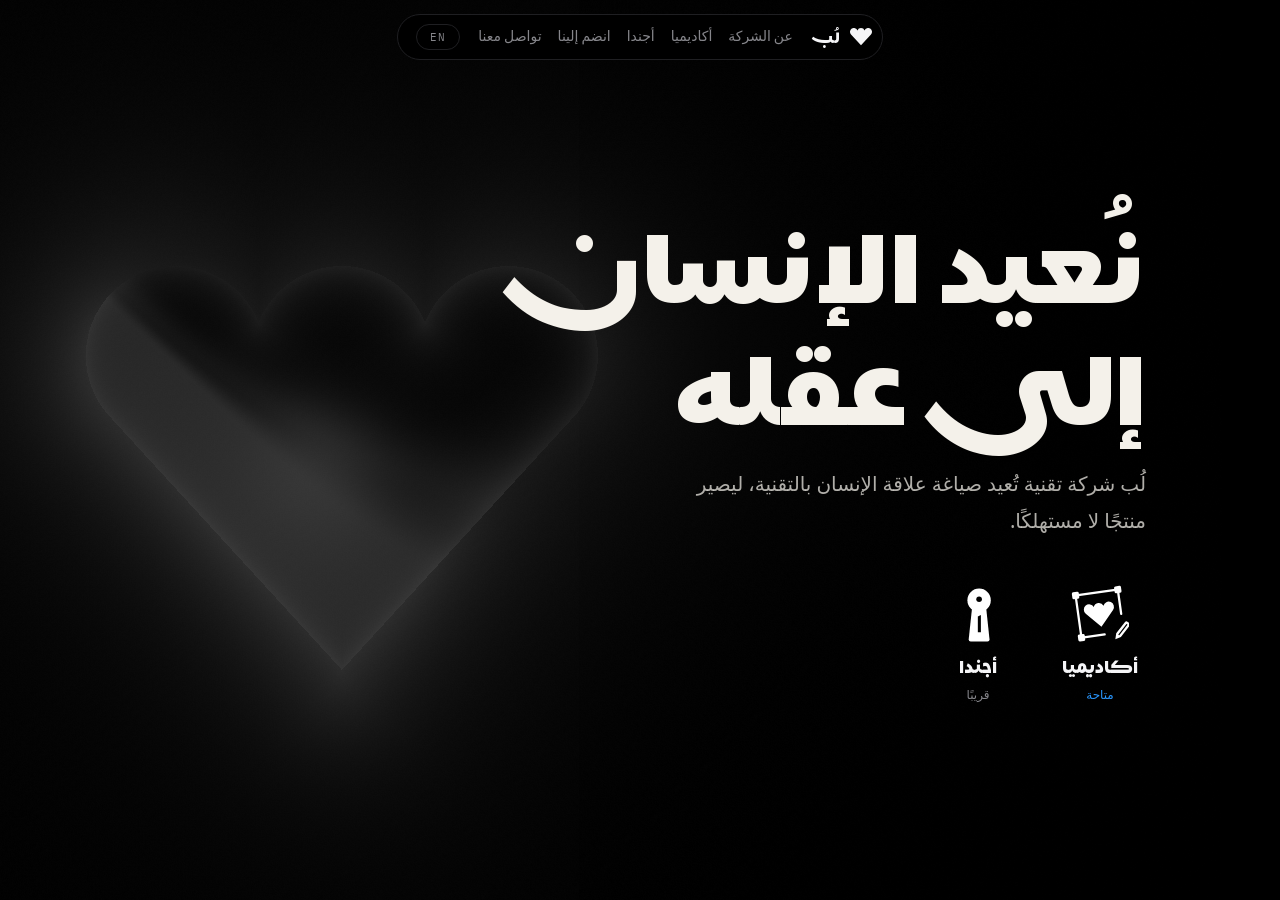
<file: index.html>
<!doctype html>
<html lang="ar" dir="rtl">
<head>
<meta charset="utf-8">
<meta name="viewport" content="width=device-width, initial-scale=1">
<title>لُب — LOBE</title>
<meta name="description" content="لُب شركة تقنية سعودية. نُعيد الإنسان إلى عقله، ونُعيد صياغة علاقته بالتقنية ليصير منتجًا لا مستهلكًا.">
<link rel="icon" href="favicon.svg" type="image/svg+xml">
<link rel="stylesheet" href="assets/site.css">
</head>
<body data-page="home" data-title="لُب — LOBE" data-title-en="LOBE — لُب">

<header id="top"></header>

<main class="one">
  <!-- صفحة واحدة بلا تمرير: وصف الشركة السريع، وأيقونات منتجاتها -->
  <div class="hero-dark full">
    <canvas id="gl" aria-hidden="true"></canvas>
    <div class="wrap hero">
      <div>
        <h1 data-lines="نُعيد الإنسان|إلى عقله" data-lines-en="We return people|to their mind"></h1>
        <p class="lead" data-en="LOBE is a technology company that reshapes people's relationship with technology, so they become producers, not consumers.">لُب شركة تقنية تُعيد صياغة علاقة الإنسان بالتقنية، ليصير منتجًا لا مستهلكًا.</p>
        <nav class="apps" aria-label="منتجاتنا">
          <a class="app" href="academia.html">
            <span class="icon academia" data-mark="academia"></span>
            <span class="nm" data-en="Academia">أكاديميا</span>
            <span class="st live" data-en="Live">متاحة</span>
          </a>
          <a class="app" href="agenda.html">
            <span class="icon agenda" data-mark="agenda"></span>
            <span class="nm" data-en="Agenda">أجندا</span>
            <span class="st" data-en="Soon">قريبًا</span>
          </a>
        </nav>
      </div>
    </div>
  </div>
</main>


<script src="assets/site.js"></script>
<script src="assets/plate.js"></script>
</body>
</html>
</file>
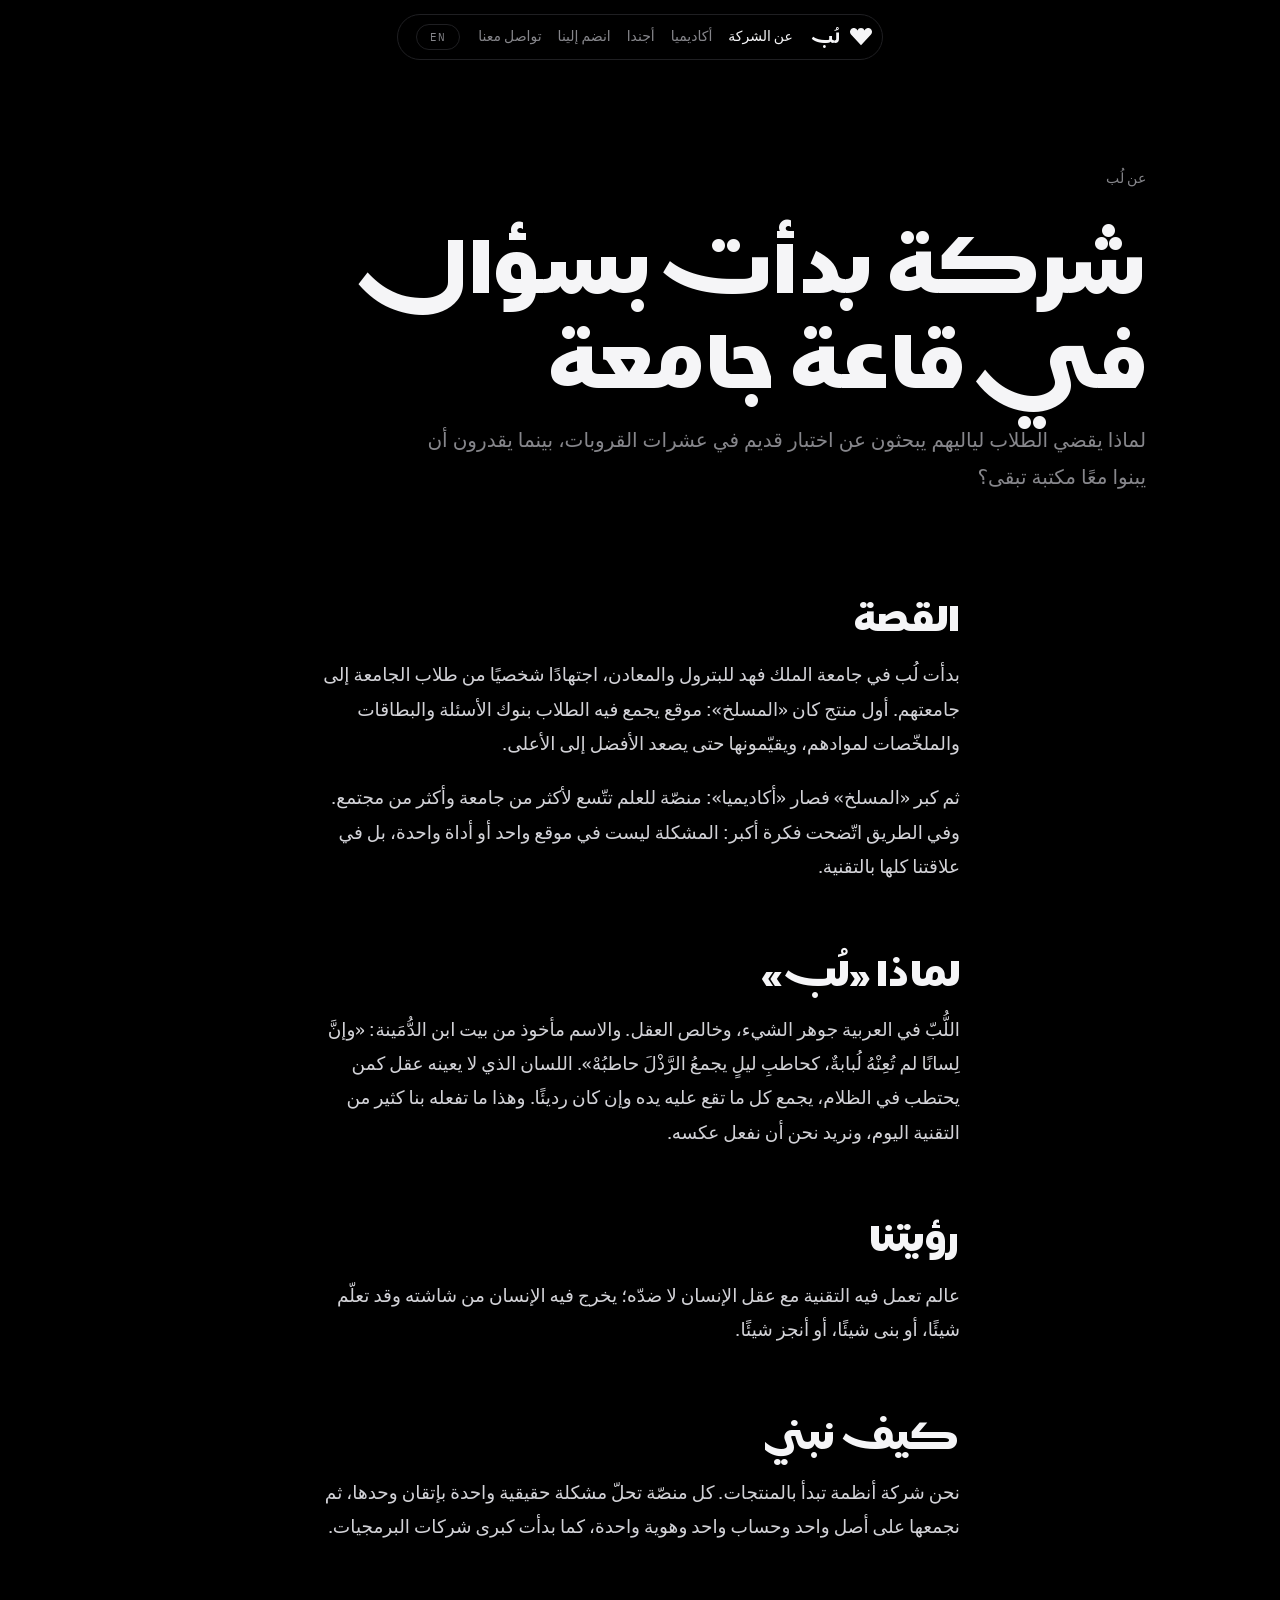
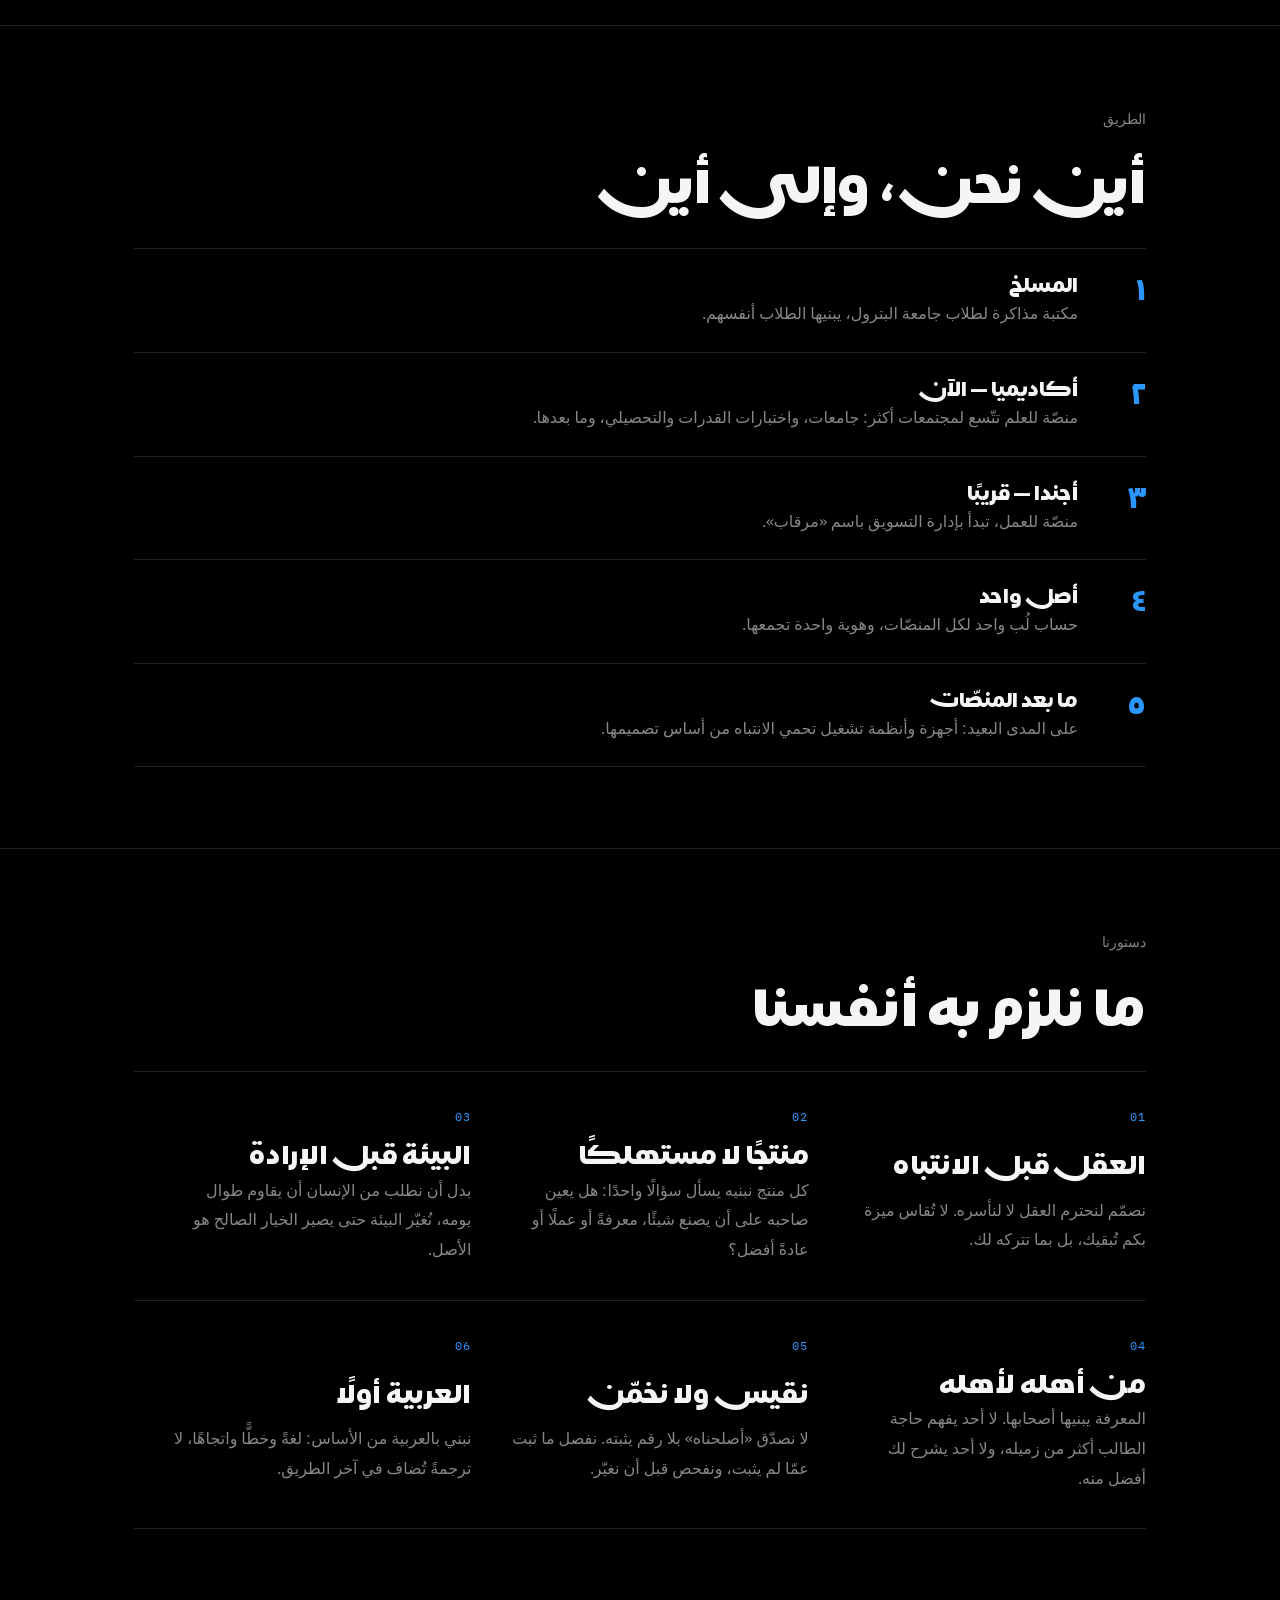
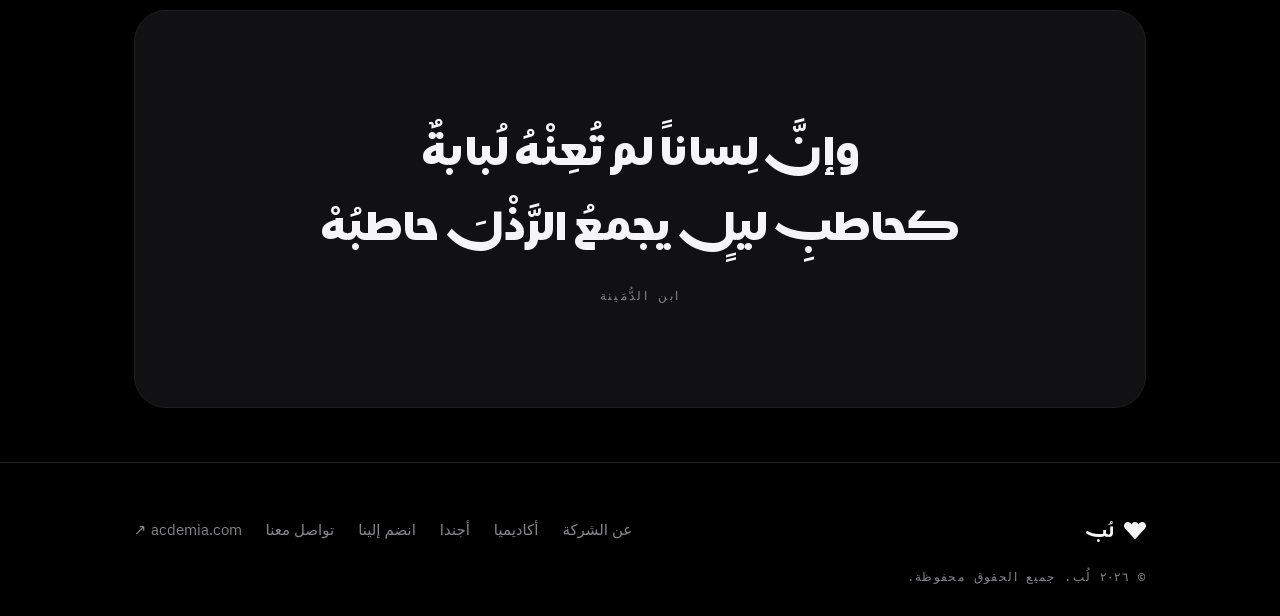
<file: about.html>
<!doctype html>
<html lang="ar" dir="rtl">
<head>
<meta charset="utf-8">
<meta name="viewport" content="width=device-width, initial-scale=1">
<title>عن الشركة — لُب</title>
<meta name="description" content="قصة لُب ورؤيتها: شركة تقنية تُعيد الإنسان إلى عقله.">
<link rel="icon" href="favicon.svg" type="image/svg+xml">
<link rel="stylesheet" href="assets/site.css">
</head>
<body data-page="about" data-title="عن الشركة — لُب" data-title-en="About — LOBE">
<header id="top"></header>

<main>
  <div class="wrap page-hero">
    <span class="eyebrow ar" data-en="ABOUT LOBE">عن لُب</span>
    <h1 data-en="A company that started with a question in a university hall">شركة بدأت بسؤال في قاعة جامعة</h1>
    <p class="lead" data-en="Why do students spend nights hunting for an old exam in a dozen group chats, when they could be building a shared library that lasts?">لماذا يقضي الطلاب لياليهم يبحثون عن اختبار قديم في عشرات القروبات، بينما يقدرون أن يبنوا معًا مكتبة تبقى؟</p>
  </div>

  <section style="padding-top:0;border-top:0">
    <div class="wrap prose">
      <h2 data-en="The story">القصة</h2>
      <p data-en="LOBE began at King Fahd University of Petroleum and Minerals, as a personal effort by students for their university. The first product was Al-Maslakh: a site where students gather question banks, flashcards and summaries for their courses, and rate them so that the best rises to the top.">بدأت لُب في جامعة الملك فهد للبترول والمعادن، اجتهادًا شخصيًا من طلاب الجامعة إلى جامعتهم. أول منتج كان «المسلخ»: موقع يجمع فيه الطلاب بنوك الأسئلة والبطاقات والملخّصات لموادهم، ويقيّمونها حتى يصعد الأفضل إلى الأعلى.</p>
      <p data-en="Al-Maslakh grew into Academia, a platform for knowledge with room for more than one university and more than one community. And along the way a larger idea took shape: the problem is not one site or one tool, but our whole relationship with technology.">ثم كبر «المسلخ» فصار «أكاديميا»: منصّة للعلم تتّسع لأكثر من جامعة وأكثر من مجتمع. وفي الطريق اتّضحت فكرة أكبر: المشكلة ليست في موقع واحد أو أداة واحدة، بل في علاقتنا كلها بالتقنية.</p>

      <h2 data-en="Why “LOBE”">لماذا «لُب»</h2>
      <p data-en="Lubb in Arabic is the kernel of a thing and the essence of the mind. The name comes from a verse by Ibn al-Dumayna: a tongue unaided by the mind is like someone gathering firewood at night, hauling home whatever comes to hand, worthless or not. That is what a great deal of today's technology does to us. We want to do the opposite.">اللُّبّ في العربية جوهر الشيء، وخالص العقل. والاسم مأخوذ من بيت ابن الدُّمَينة: «وإنَّ لِسانًا لم تُعِنْهُ لُبابةٌ، كحاطبِ ليلٍ يجمعُ الرَّذْلَ حاطبُهْ». اللسان الذي لا يعينه عقل كمن يحتطب في الظلام، يجمع كل ما تقع عليه يده وإن كان رديئًا. وهذا ما تفعله بنا كثير من التقنية اليوم، ونريد نحن أن نفعل عكسه.</p>

      <h2 data-en="Our vision">رؤيتنا</h2>
      <p data-en="A world where technology works with the human mind, not against it — where people come away from their screens having learned, built or finished something.">عالم تعمل فيه التقنية مع عقل الإنسان لا ضدّه؛ يخرج فيه الإنسان من شاشته وقد تعلّم شيئًا، أو بنى شيئًا، أو أنجز شيئًا.</p>

      <h2 data-en="How we build">كيف نبني</h2>
      <p data-en="We are a systems company that starts with products. Each platform solves one real problem well on its own; then we bring them together on one root, one account and one identity — the way the great software companies began.">نحن شركة أنظمة تبدأ بالمنتجات. كل منصّة تحلّ مشكلة حقيقية واحدة بإتقان وحدها، ثم نجمعها على أصل واحد وحساب واحد وهوية واحدة، كما بدأت كبرى شركات البرمجيات.</p>
    </div>
  </section>

  <section>
    <div class="wrap">
      <div class="sec-head">
        <span class="eyebrow ar" data-en="THE ROAD">الطريق</span>
        <h2 data-en="Where we are, and where we are going">أين نحن، وإلى أين</h2>
      </div>
      <ol class="steps">
        <li><div><h3 data-en="Al-Maslakh">المسلخ</h3><p data-en="A study library for KFUPM students, built by the students themselves.">مكتبة مذاكرة لطلاب جامعة البترول، يبنيها الطلاب أنفسهم.</p></div></li>
        <li><div><h3 data-en="Academia — now">أكاديميا — الآن</h3><p data-en="A platform for knowledge open to more communities: universities, aptitude tests, and beyond.">منصّة للعلم تتّسع لمجتمعات أكثر: جامعات، واختبارات القدرات والتحصيلي، وما بعدها.</p></div></li>
        <li><div><h3 data-en="Agenda — next">أجندا — قريبًا</h3><p data-en="A platform for work, beginning with marketing management under the name Mrqab.">منصّة للعمل، تبدأ بإدارة التسويق باسم «مرقاب».</p></div></li>
        <li><div><h3 data-en="One root">أصل واحد</h3><p data-en="One LOBE account across every platform, and one identity that ties them together.">حساب لُب واحد لكل المنصّات، وهوية واحدة تجمعها.</p></div></li>
        <li><div><h3 data-en="Beyond platforms">ما بعد المنصّات</h3><p data-en="In the long run: devices and operating systems that protect attention by design.">على المدى البعيد: أجهزة وأنظمة تشغيل تحمي الانتباه من أساس تصميمها.</p></div></li>
      </ol>
    </div>
  </section>

  <!-- ٥ · الدستور -->
  <section id="values">
    <div class="wrap">
      <div class="sec-head">
        <span class="eyebrow ar" data-en="OUR CONSTITUTION">دستورنا</span>
        <h2 data-en="What we hold ourselves to">ما نلزم به أنفسنا</h2>
      </div>
      <ol class="values">
        <li><span class="n">01</span><h3 data-en="The mind before attention">العقل قبل الانتباه</h3>
          <p data-en="We design to respect the mind, not to capture it. No feature is measured by how long it keeps you, but by what it leaves you with.">نصمّم لنحترم العقل لا لنأسره. لا تُقاس ميزة بكم تُبقيك، بل بما تتركه لك.</p></li>
        <li><span class="n">02</span><h3 data-en="Producers, not consumers">منتجًا لا مستهلكًا</h3>
          <p data-en="Every product asks one question: does it help its user make something — knowledge, work, or a better habit?">كل منتج نبنيه يسأل سؤالًا واحدًا: هل يعين صاحبه على أن يصنع شيئًا، معرفةً أو عملًا أو عادةً أفضل؟</p></li>
        <li><span class="n">03</span><h3 data-en="Environment over willpower">البيئة قبل الإرادة</h3>
          <p data-en="Rather than asking people to resist all day, we change the environment so that the good choice is the default.">بدل أن نطلب من الإنسان أن يقاوم طوال يومه، نُغيّر البيئة حتى يصير الخيار الصالح هو الأصل.</p></li>
        <li><span class="n">04</span><h3 data-en="From its people, for its people">من أهله لأهله</h3>
          <p data-en="Knowledge is best built by those who live it. Nobody understands a student's need better than a fellow student.">المعرفة يبنيها أصحابها. لا أحد يفهم حاجة الطالب أكثر من زميله، ولا أحد يشرح لك أفضل منه.</p></li>
        <li><span class="n">05</span><h3 data-en="Measure, don't guess">نقيس ولا نخمّن</h3>
          <p data-en="A fix is not a fix until a number proves it. We separate what is proven from what is assumed, and test before we change.">لا نصدّق «أصلحناه» بلا رقم يثبته. نفصل ما ثبت عمّا لم يثبت، ونفحص قبل أن نغيّر.</p></li>
        <li><span class="n">06</span><h3 data-en="Arabic first">العربية أولًا</h3>
          <p data-en="We build in Arabic from the start — in language, type and direction — not as a translation added later.">نبني بالعربية من الأساس: لغةً وخطًّا واتجاهًا، لا ترجمةً تُضاف في آخر الطريق.</p></li>
      </ol>
    </div>
  </section>

  <!-- ٦ · البيت -->
  <div class="wrap">
    <div class="verse">
      <p class="bayt" data-lines="وإنَّ لِساناً لم تُعِنْهُ لُبابةٌ|كحاطبِ ليلٍ يجمعُ الرَّذْلَ حاطبُهْ" data-lines-en="وإنَّ لِساناً لم تُعِنْهُ لُبابةٌ|كحاطبِ ليلٍ يجمعُ الرَّذْلَ حاطبُهْ"></p>
      <p class="gloss" data-only="en" hidden>A tongue unaided by <em>lubāba</em> — the kernel of the mind — gathers firewood by night, and hauls home whatever is worthless.</p>
      <cite data-en="IBN AL-DUMAYNA">ابن الدُّمَينة</cite>
    </div>
  </div>

</main>

<footer id="foot"></footer>
<script src="assets/site.js"></script>
</body>
</html>
</file>
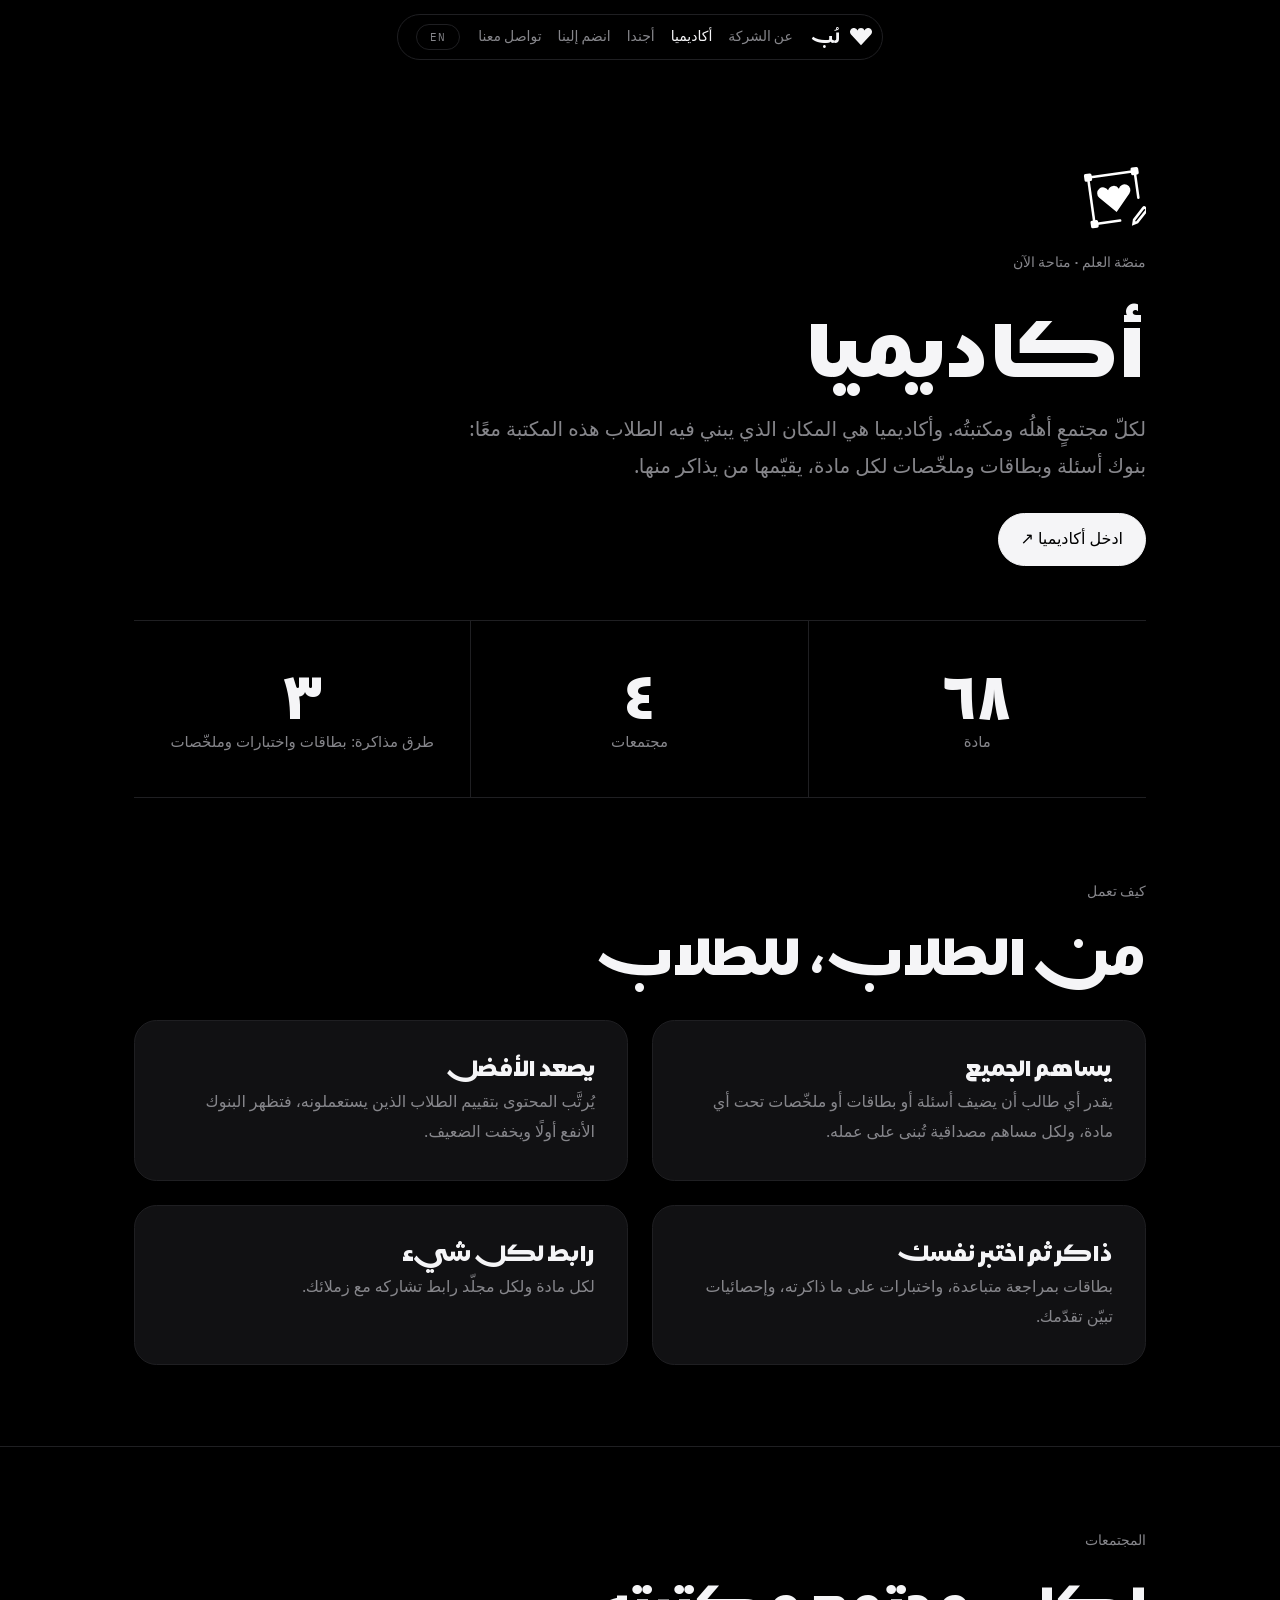
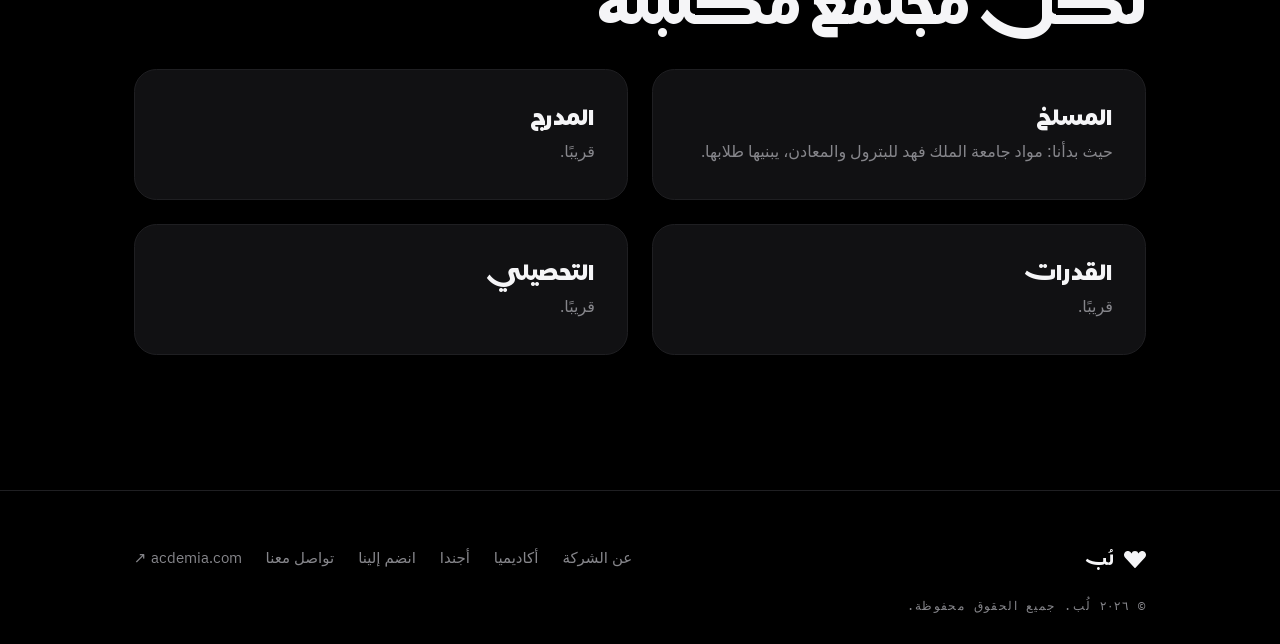
<file: academia.html>
<!doctype html>
<html lang="ar" dir="rtl">
<head>
<meta charset="utf-8">
<meta name="viewport" content="width=device-width, initial-scale=1">
<title>أكاديميا — لُب</title>
<meta name="description" content="أكاديميا: منصّة العلم من لُب. مكتبة يبنيها الطلاب للطلاب.">
<link rel="icon" href="favicon.svg" type="image/svg+xml">
<link rel="stylesheet" href="assets/site.css">
</head>
<body data-page="academia" data-title="أكاديميا — لُب" data-title-en="Academia — LOBE">
<header id="top"></header>

<main>
  <div class="wrap page-hero">
    <div class="logo academia" data-mark="academia"></div>
    <span class="eyebrow ar" data-en="THE PLATFORM FOR KNOWLEDGE · LIVE">منصّة العلم · متاحة الآن</span>
    <h1 data-en="Academia">أكاديميا</h1>
    <p class="lead" data-en="Every community has its people and its library. Academia is where students build that library together: question banks, flashcards and summaries for every course, rated by the people who study from them.">لكلّ مجتمعٍ أهلُه ومكتبتُه. وأكاديميا هي المكان الذي يبني فيه الطلاب هذه المكتبة معًا: بنوك أسئلة وبطاقات وملخّصات لكل مادة، يقيّمها من يذاكر منها.</p>
    <div class="cta">
      <a class="btn solid" href="https://acdemia.com/" data-en="Open Academia ↗">ادخل أكاديميا ↗</a>
    </div>
  </div>

  <div class="wrap">
    <div class="stats">
      <div class="stat"><b data-en="68">٦٨</b><span data-en="Courses">مادة</span></div>
      <div class="stat"><b data-en="4">٤</b><span data-en="Communities">مجتمعات</span></div>
      <div class="stat"><b data-en="3">٣</b><span data-en="Ways to study: cards, tests, summaries">طرق مذاكرة: بطاقات واختبارات وملخّصات</span></div>
    </div>
  </div>

  <section>
    <div class="wrap">
      <div class="sec-head">
        <span class="eyebrow ar" data-en="HOW IT WORKS">كيف تعمل</span>
        <h2 data-en="From students, for students">من الطلاب، للطلاب</h2>
      </div>
      <div class="cols c2">
        <div class="box"><h3 data-en="Anyone can contribute">يساهم الجميع</h3><p data-en="Anyone can add questions, cards or summaries under any course, and each contributor builds a reputation on their work.">يقدر أي طالب أن يضيف أسئلة أو بطاقات أو ملخّصات تحت أي مادة، ولكل مساهم مصداقية تُبنى على عمله.</p></div>
        <div class="box"><h3 data-en="The best rises">يصعد الأفضل</h3><p data-en="Content is ranked by the students who use it, so the most useful banks surface first and weak ones fade.">يُرتَّب المحتوى بتقييم الطلاب الذين يستعملونه، فتظهر البنوك الأنفع أولًا ويخفت الضعيف.</p></div>
        <div class="box"><h3 data-en="Study, then test">ذاكر ثم اختبر نفسك</h3><p data-en="Flashcards with spaced review, practice tests on what you studied, and statistics that show your progress.">بطاقات بمراجعة متباعدة، واختبارات على ما ذاكرته، وإحصائيات تبيّن تقدّمك.</p></div>
        <div class="box"><h3 data-en="A link for everything">رابط لكل شيء</h3><p data-en="Every course and every folder has a link you can share with your classmates.">لكل مادة ولكل مجلّد رابط تشاركه مع زملائك.</p></div>
      </div>
    </div>
  </section>

  <section>
    <div class="wrap">
      <div class="sec-head">
        <span class="eyebrow ar" data-en="COMMUNITIES">المجتمعات</span>
        <h2 data-en="Every community has its own library">لكل مجتمع مكتبته</h2>
      </div>
      <div class="cols c2">
        <div class="box"><h3 data-en="Al-Maslakh">المسلخ</h3><p data-en="Where it started: KFUPM courses, built by its students.">حيث بدأنا: مواد جامعة الملك فهد للبترول والمعادن، يبنيها طلابها.</p></div>
        <div class="box"><h3 data-en="Al-Mudarraj">المدرج</h3><p data-en="Coming soon.">قريبًا.</p></div>
        <div class="box"><h3 data-en="Qudurat">القدرات</h3><p data-en="Coming soon.">قريبًا.</p></div>
        <div class="box"><h3 data-en="Tahsili">التحصيلي</h3><p data-en="Coming soon.">قريبًا.</p></div>
      </div>
    </div>
  </section>
</main>

<footer id="foot"></footer>
<script src="assets/site.js"></script>
</body>
</html>
</file>
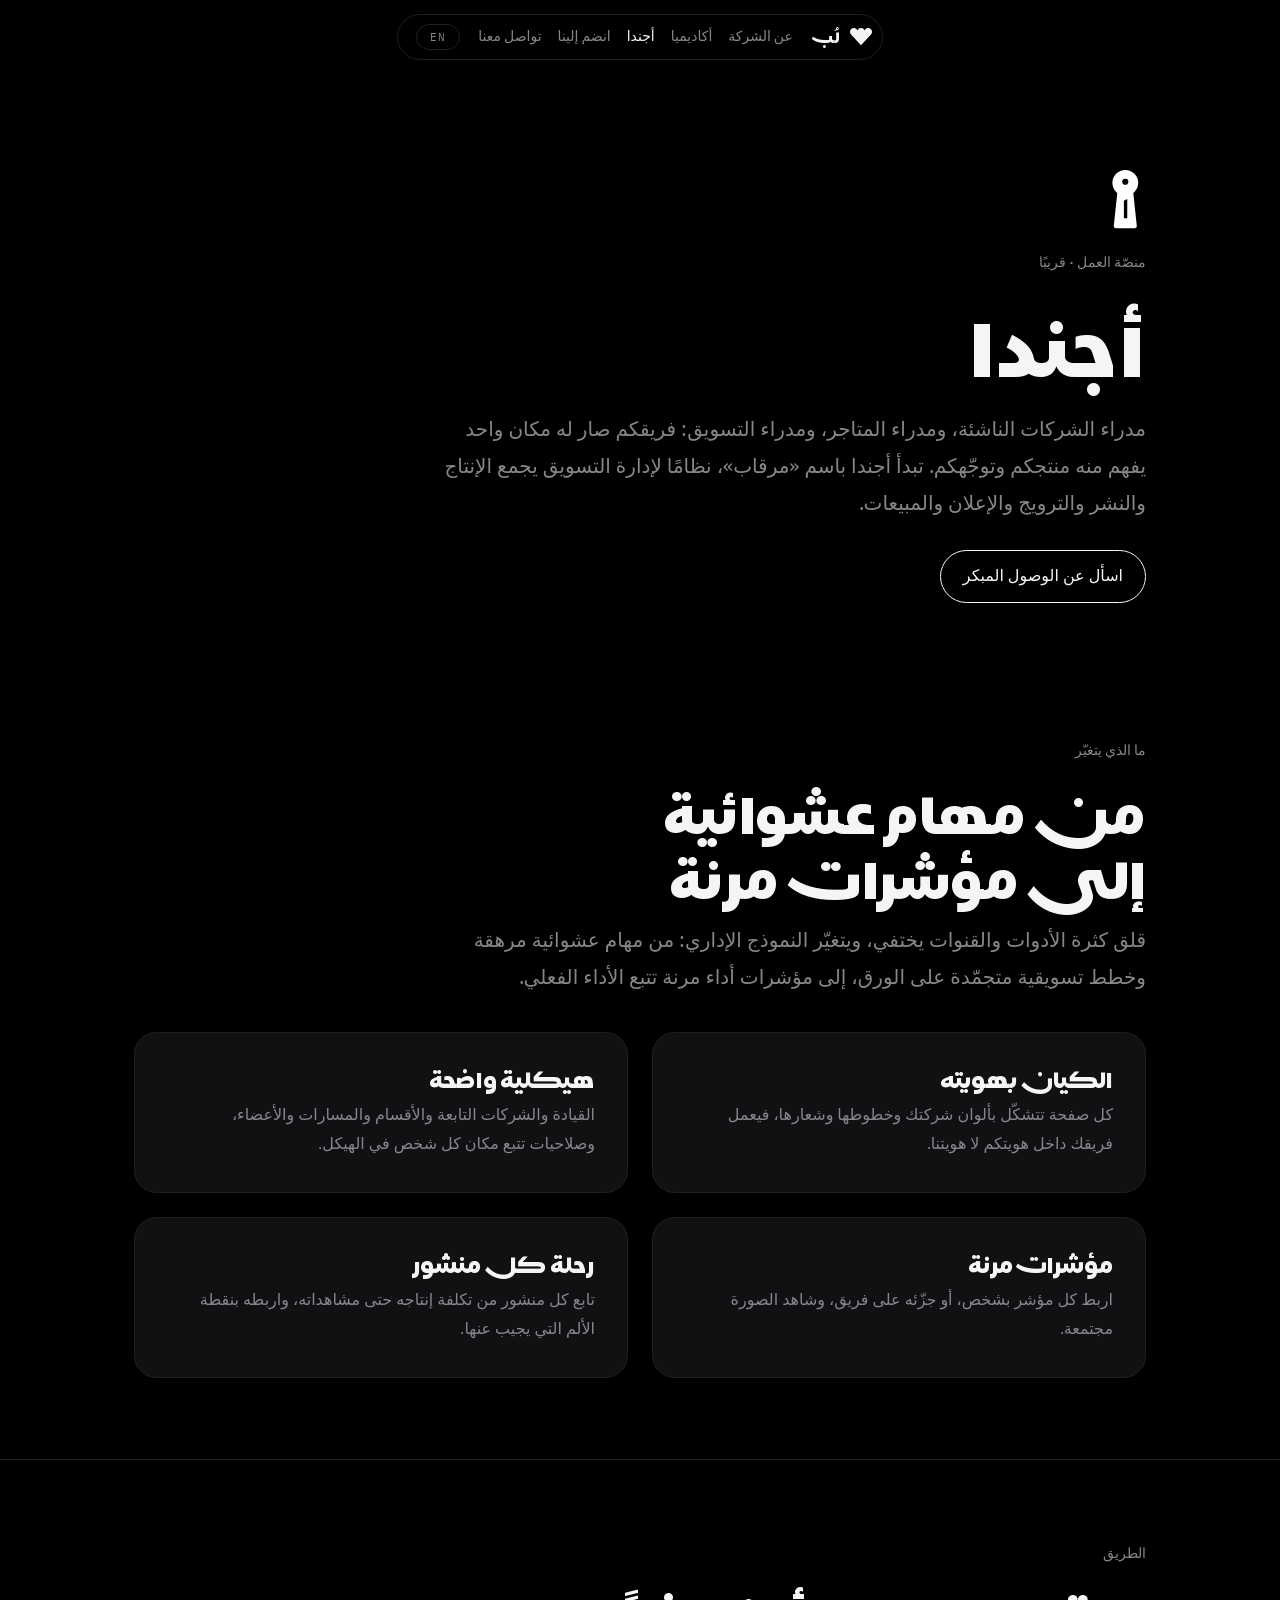
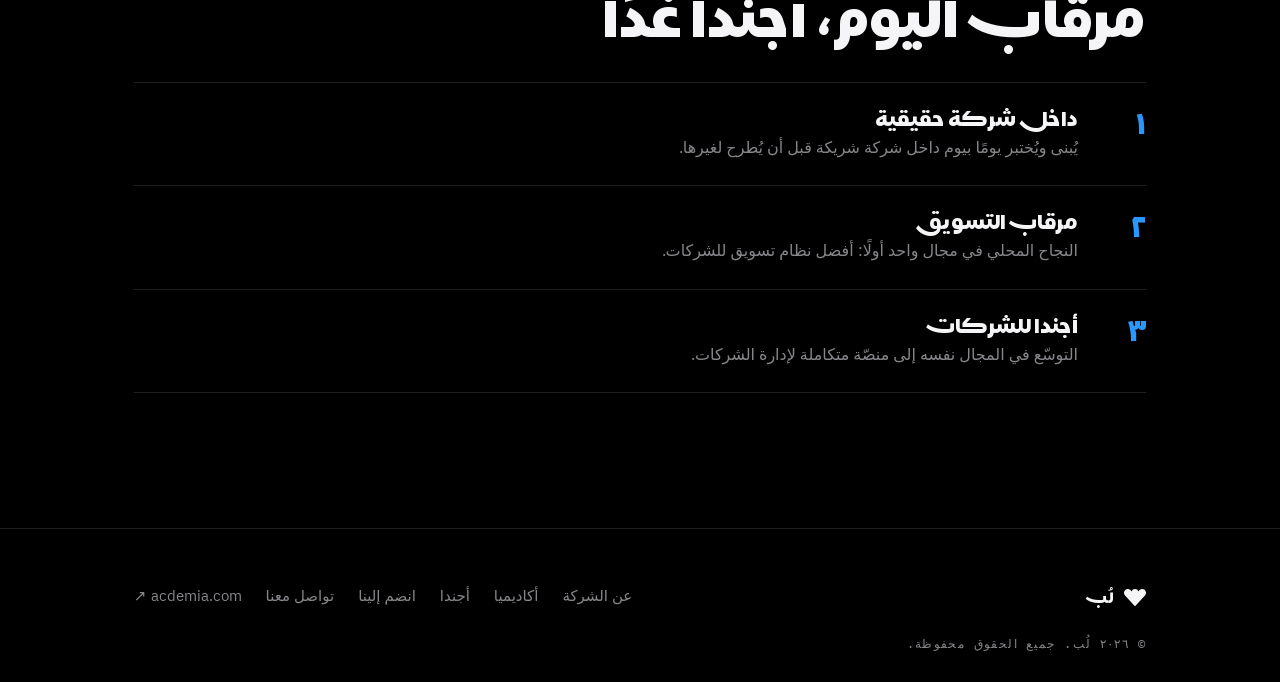
<file: agenda.html>
<!doctype html>
<html lang="ar" dir="rtl">
<head>
<meta charset="utf-8">
<meta name="viewport" content="width=device-width, initial-scale=1">
<title>أجندا — لُب</title>
<meta name="description" content="أجندا: منصّة العمل من لُب. تبدأ بمرقاب لإدارة التسويق.">
<link rel="icon" href="favicon.svg" type="image/svg+xml">
<link rel="stylesheet" href="assets/site.css">
</head>
<body data-page="agenda" data-title="أجندا — لُب" data-title-en="Agenda — LOBE">
<header id="top"></header>

<main>
  <div class="wrap page-hero">
    <div class="logo agenda" data-mark="agenda"></div>
    <span class="eyebrow ar" data-en="THE PLATFORM FOR WORK · COMING SOON">منصّة العمل · قريبًا</span>
    <h1 data-en="Agenda">أجندا</h1>
    <p class="lead" data-en="Startup founders, store managers, marketing leads: your team gets one place to understand your product and direction. Agenda begins as Mrqab, a marketing management system that brings production, publishing, promotion, advertising and sales together.">مدراء الشركات الناشئة، ومدراء المتاجر، ومدراء التسويق: فريقكم صار له مكان واحد يفهم منه منتجكم وتوجّهكم. تبدأ أجندا باسم «مرقاب»، نظامًا لإدارة التسويق يجمع الإنتاج والنشر والترويج والإعلان والمبيعات.</p>
    <div class="cta">
      <a class="btn" href="contact.html" data-en="Ask about early access">اسأل عن الوصول المبكر</a>
    </div>
  </div>

  <section>
    <div class="wrap">
      <div class="sec-head">
        <span class="eyebrow ar" data-en="WHAT CHANGES">ما الذي يتغيّر</span>
        <h2 data-en="From scattered to-dos to flexible KPIs">من مهام عشوائية إلى مؤشرات مرنة</h2>
        <p class="lead" data-en="The worry of too many tools and channels disappears, and the way you manage changes: from exhausting, random to-dos and marketing plans frozen on paper to KPIs that adapt to performance.">قلق كثرة الأدوات والقنوات يختفي، ويتغيّر النموذج الإداري: من مهام عشوائية مرهقة وخطط تسويقية متجمّدة على الورق، إلى مؤشرات أداء مرنة تتبع الأداء الفعلي.</p>
      </div>
      <div class="cols c2">
        <div class="box"><h3 data-en="The entity, in its own identity">الكيان بهويته</h3><p data-en="Every page takes on your company's colours, type and logo, so your team works inside your brand, not ours.">كل صفحة تتشكّل بألوان شركتك وخطوطها وشعارها، فيعمل فريقك داخل هويتكم لا هويتنا.</p></div>
        <div class="box"><h3 data-en="Structure you can see">هيكلية واضحة</h3><p data-en="Leadership, subsidiaries, departments, tracks and members, with access that follows each person's place in the structure.">القيادة والشركات التابعة والأقسام والمسارات والأعضاء، وصلاحيات تتبع مكان كل شخص في الهيكل.</p></div>
        <div class="box"><h3 data-en="Flexible KPIs">مؤشرات مرنة</h3><p data-en="Tie each KPI to a person, split it across a team, and see the combined picture.">اربط كل مؤشر بشخص، أو جزّئه على فريق، وشاهد الصورة مجتمعة.</p></div>
        <div class="box"><h3 data-en="Every post, end to end">رحلة كل منشور</h3><p data-en="Follow each post from production cost to views, and link it to the customer pain point it answers.">تابع كل منشور من تكلفة إنتاجه حتى مشاهداته، واربطه بنقطة الألم التي يجيب عنها.</p></div>
      </div>
    </div>
  </section>

  <section>
    <div class="wrap">
      <div class="sec-head">
        <span class="eyebrow ar" data-en="THE ROAD">الطريق</span>
        <h2 data-en="Mrqab today, Agenda tomorrow">مرقاب اليوم، أجندا غدًا</h2>
      </div>
      <ol class="steps">
        <li><div><h3 data-en="Inside a real company">داخل شركة حقيقية</h3><p data-en="Built and tested day to day inside a partner company before it is offered to others.">يُبنى ويُختبر يومًا بيوم داخل شركة شريكة قبل أن يُطرح لغيرها.</p></div></li>
        <li><div><h3 data-en="Mrqab for marketing">مرقاب التسويق</h3><p data-en="Local success in one field first: the best marketing system for companies.">النجاح المحلي في مجال واحد أولًا: أفضل نظام تسويق للشركات.</p></div></li>
        <li><div><h3 data-en="Agenda for companies">أجندا للشركات</h3><p data-en="Expanding within the same field into a full platform for running companies.">التوسّع في المجال نفسه إلى منصّة متكاملة لإدارة الشركات.</p></div></li>
      </ol>
    </div>
  </section>
</main>

<footer id="foot"></footer>
<script src="assets/site.js"></script>
</body>
</html>
</file>
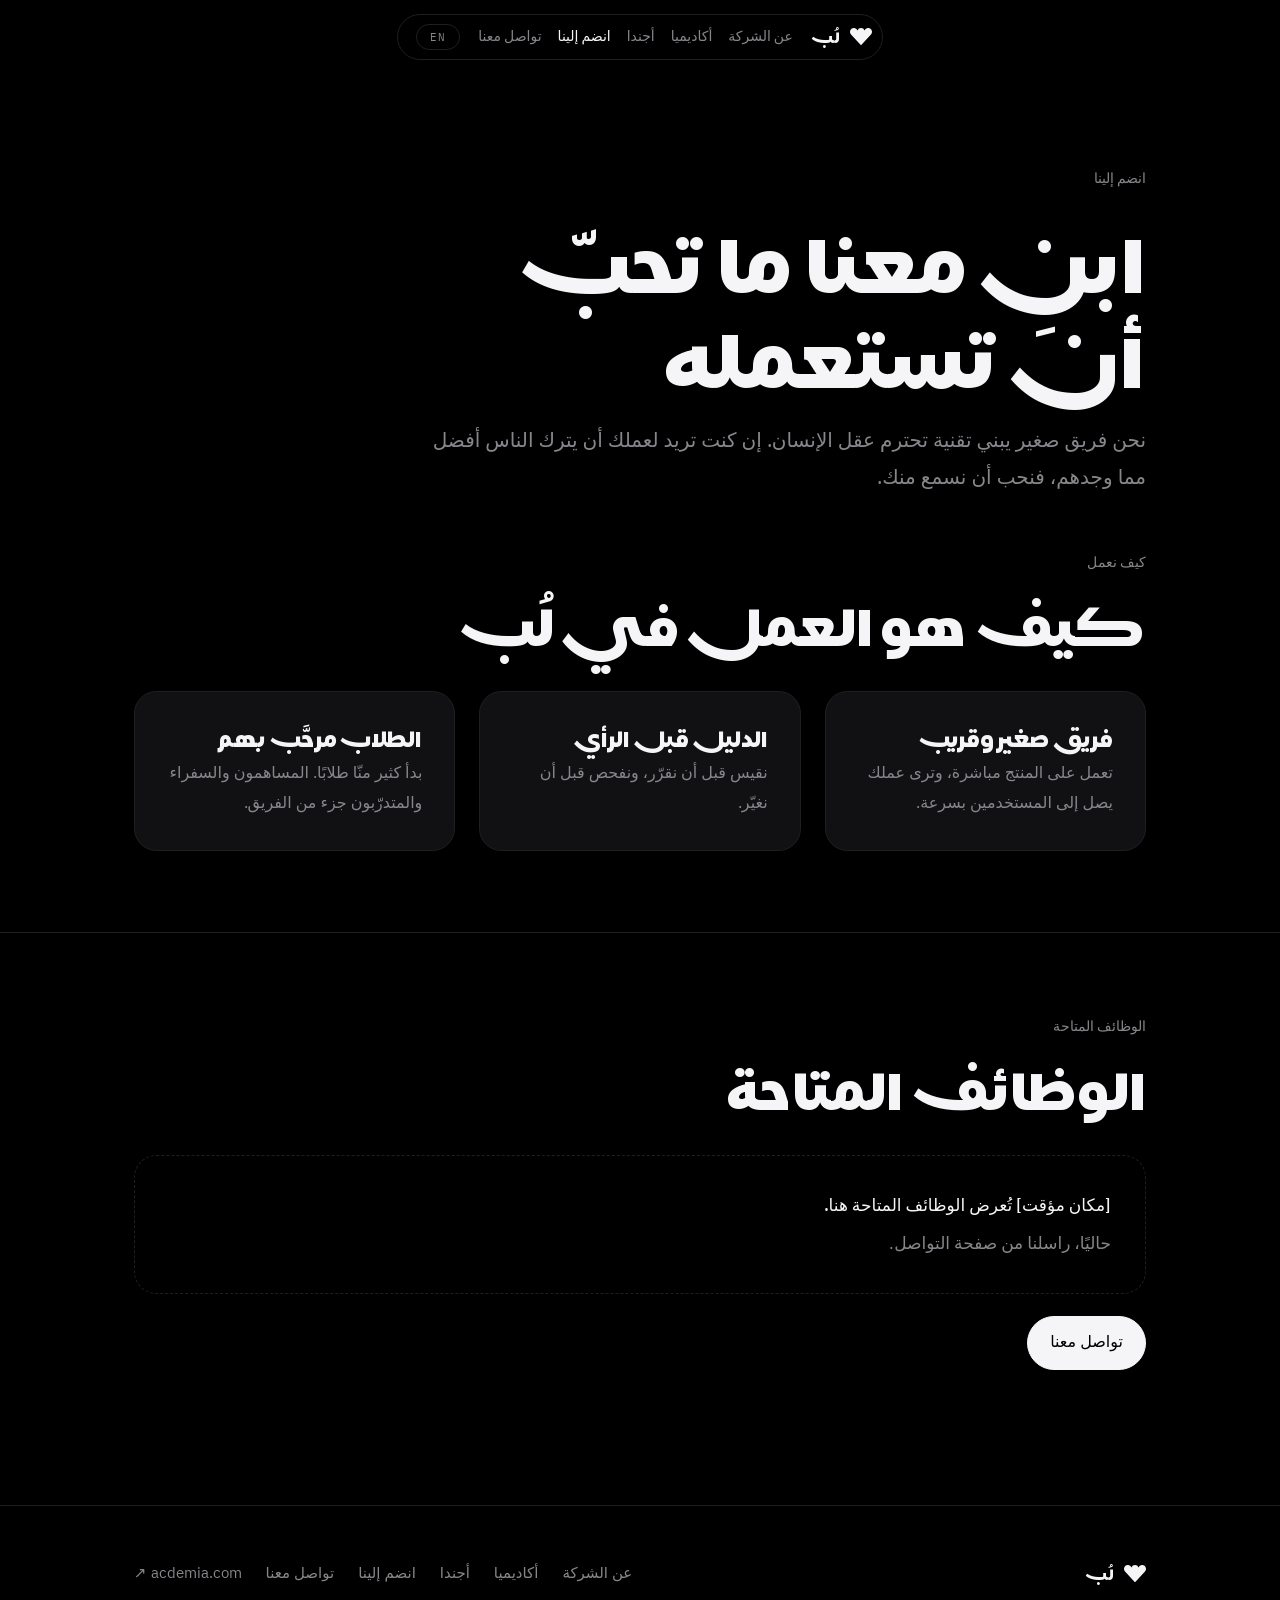
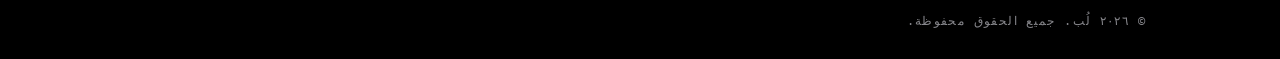
<file: careers.html>
<!doctype html>
<html lang="ar" dir="rtl">
<head>
<meta charset="utf-8">
<meta name="viewport" content="width=device-width, initial-scale=1">
<title>انضم إلينا — لُب</title>
<meta name="description" content="انضم إلى فريق لُب.">
<link rel="icon" href="favicon.svg" type="image/svg+xml">
<link rel="stylesheet" href="assets/site.css">
</head>
<body data-page="careers" data-title="انضم إلينا — لُب" data-title-en="Careers — LOBE">
<header id="top"></header>

<main>
  <div class="wrap page-hero">
    <span class="eyebrow ar" data-en="CAREERS">انضم إلينا</span>
    <h1 data-en="Build with us what you would want to use">ابنِ معنا ما تحبّ أن تستعمله</h1>
    <p class="lead" data-en="We are a small team building technology that respects people's minds. If you want your work to leave people better than it found them, we'd like to hear from you.">نحن فريق صغير يبني تقنية تحترم عقل الإنسان. إن كنت تريد لعملك أن يترك الناس أفضل مما وجدهم، فنحب أن نسمع منك.</p>
  </div>

  <section style="padding-top:0;border-top:0">
    <div class="wrap">
      <div class="sec-head">
        <span class="eyebrow ar" data-en="HOW WE WORK">كيف نعمل</span>
        <h2 data-en="What working at LOBE is like">كيف هو العمل في لُب</h2>
      </div>
      <div class="cols">
        <div class="box"><h3 data-en="Small and close">فريق صغير وقريب</h3><p data-en="You will work directly on the product and see your work reach users quickly.">تعمل على المنتج مباشرة، وترى عملك يصل إلى المستخدمين بسرعة.</p></div>
        <div class="box"><h3 data-en="Evidence over opinion">الدليل قبل الرأي</h3><p data-en="We measure before we decide and test before we change.">نقيس قبل أن نقرّر، ونفحص قبل أن نغيّر.</p></div>
        <div class="box"><h3 data-en="Students welcome">الطلاب مرحَّب بهم</h3><p data-en="Many of us started as students. Contributors, ambassadors and interns are part of the team.">بدأ كثير منّا طلابًا. المساهمون والسفراء والمتدرّبون جزء من الفريق.</p></div>
      </div>
    </div>
  </section>

  <section>
    <div class="wrap">
      <div class="sec-head">
        <span class="eyebrow ar" data-en="OPEN ROLES">الوظائف المتاحة</span>
        <h2 data-en="Open roles">الوظائف المتاحة</h2>
      </div>
      <div class="placeholder">
        <b data-en="[Placeholder] Open roles will be listed here.">[مكان مؤقت] تُعرض الوظائف المتاحة هنا.</b>
        <span data-en="For now, write to us via the contact page.">حاليًا، راسلنا من صفحة التواصل.</span>
      </div>
      <div class="cta" style="margin-top:22px"><a class="btn solid" href="contact.html" data-en="Get in touch">تواصل معنا</a></div>
    </div>
  </section>
</main>

<footer id="foot"></footer>
<script src="assets/site.js"></script>
</body>
</html>
</file>
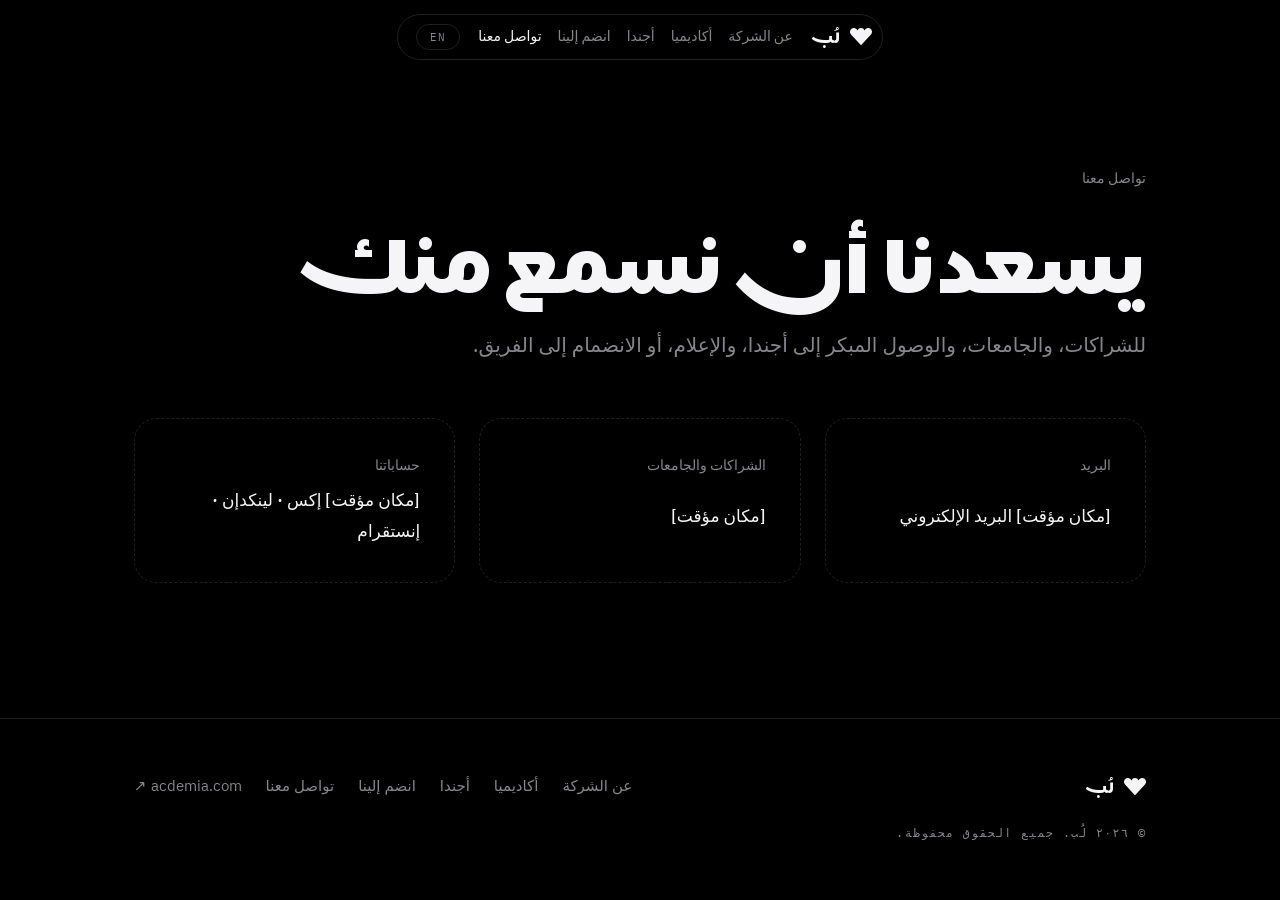
<file: contact.html>
<!doctype html>
<html lang="ar" dir="rtl">
<head>
<meta charset="utf-8">
<meta name="viewport" content="width=device-width, initial-scale=1">
<title>تواصل معنا — لُب</title>
<meta name="description" content="تواصل مع لُب.">
<link rel="icon" href="favicon.svg" type="image/svg+xml">
<link rel="stylesheet" href="assets/site.css">
</head>
<body data-page="contact" data-title="تواصل معنا — لُب" data-title-en="Contact — LOBE">
<header id="top"></header>

<main>
  <div class="wrap page-hero">
    <span class="eyebrow ar" data-en="CONTACT">تواصل معنا</span>
    <h1 data-en="We'd be glad to hear from you">يسعدنا أن نسمع منك</h1>
    <p class="lead" data-en="For partnerships, universities, early access to Agenda, media, or joining the team.">للشراكات، والجامعات، والوصول المبكر إلى أجندا، والإعلام، أو الانضمام إلى الفريق.</p>
  </div>
  <section style="padding-top:0;border-top:0">
    <div class="wrap cols">
      <div class="placeholder"><span class="eyebrow ar" data-en="EMAIL">البريد</span><b data-en="[Placeholder] hello@…">[مكان مؤقت] البريد الإلكتروني</b></div>
      <div class="placeholder"><span class="eyebrow ar" data-en="PARTNERSHIPS & UNIVERSITIES">الشراكات والجامعات</span><b data-en="[Placeholder]">[مكان مؤقت]</b></div>
      <div class="placeholder"><span class="eyebrow ar" data-en="SOCIAL">حساباتنا</span><b data-en="[Placeholder] X · LinkedIn · Instagram">[مكان مؤقت] إكس · لينكدإن · إنستقرام</b></div>
    </div>
  </section>
</main>

<footer id="foot"></footer>
<script src="assets/site.js"></script>
</body>
</html>
</file>
<file: assets/site.css>
/* لُب — الأنماط المشتركة لكل الصفحات.
   ثلاثة أدوار للخط: Heliopolis للعناوين، Plex Arabic للمتن، Plex Mono للتسميات الصغيرة.
   Newsreader للإنجليزية. كلها محلية فالموقع يعمل بلا إنترنت. */
@font-face{ font-family:"Heliopolis"; font-weight:800; font-display:block;
  src:url("../fonts/HT-Heliopolis-Heavy.woff2") format("woff2"); }
@font-face{ font-family:"PlexAR"; font-weight:400; font-display:swap;
  src:url("../fonts/PlexArabic-400.woff2") format("woff2"); }
@font-face{ font-family:"PlexAR"; font-weight:500; font-display:swap;
  src:url("../fonts/PlexArabic-500.woff2") format("woff2"); }
@font-face{ font-family:"PlexMono"; font-weight:400; font-display:swap;
  src:url("../fonts/PlexMono-400.woff2") format("woff2"); }
@font-face{ font-family:"Newsreader"; font-weight:400 700; font-display:block;
  src:url("../fonts/Newsreader.woff2") format("woff2"); }

:root{
  /* أسود كامل على طريقة Apple: أرض سوداء، ونص أبيض، ورمادي هادئ للثانوي، وبطاقات أفتح قليلًا */
  color-scheme:dark;
  --paper:#000000; --paper-2:#0b0b0c; --ink:#f5f5f7; --dim:#86868b; --line:#1f1f22; --card:#111113;
  --accent:#2997ff; --accent-ink:#ffffff;
  --academia:#1f5f63; --agenda:#3fc493;
  --pad: clamp(18px, 4.5vw, 54px);
  --max: 1120px;
  --r: clamp(18px, 2.6vw, 32px);
}

*{ box-sizing:border-box; }
html{ -webkit-text-size-adjust:100%; scroll-behavior:smooth; }
body{
  margin:0; background:var(--paper); color:var(--ink);
  font-family:"PlexAR","Newsreader",system-ui,sans-serif; font-weight:400;
  font-size:17px; line-height:1.85; -webkit-font-smoothing:antialiased;
  opacity:0; transition:opacity .4s ease;
}
body.ready{ opacity:1; }
html[lang="en"] body{ font-family:"Newsreader",serif; font-size:18px; line-height:1.7; }

h1,h2,h3,.disp{ font-family:"Heliopolis","Newsreader",serif; font-weight:800;
  line-height:1.25; letter-spacing:0; margin:0; text-wrap:balance;
  /* الكشيدة المرسومة في الخط نفسه: نهايات ممطوطة (swsh) بدل حرف التطويل */
  font-feature-settings:"swsh" 1; }
html[lang="en"] h1, html[lang="en"] h2, html[lang="en"] h3, html[lang="en"] .disp{
  font-family:"Newsreader",serif; font-weight:600; letter-spacing:-.025em; font-feature-settings:normal; }
p{ margin:0; }
a{ color:inherit; }
.wrap{ max-width:var(--max); margin:0 auto; padding-inline:var(--pad); }
.eyebrow{ font-family:"PlexMono",monospace; font-size:11.5px; letter-spacing:.2em;
  text-transform:uppercase; color:var(--dim); display:block; }
html[lang="ar"] .eyebrow.ar{ font-family:"PlexAR",sans-serif; letter-spacing:0; font-size:14px; font-weight:500; }
.dim{ color:var(--dim); }
.lead{ font-size:clamp(17px,1.9vw,20px); color:var(--dim); max-width:58ch; }
.more{ display:inline-flex; align-items:center; gap:.5em; color:var(--accent); text-decoration:none;
  font-weight:500; border-bottom:1px solid transparent; transition:border-color .2s; }
.more:hover{ border-color:currentColor; }
.more::after{ content:"←"; font-family:"PlexMono",monospace; }
html[lang="en"] .more::after{ content:"→"; }
:focus-visible{ outline:2px solid var(--accent); outline-offset:3px; border-radius:4px; }

/* ═══ الترويسة: شريط كبسولي عائم، كما في النسخة السابقة ═══ */
.nav{ position:fixed; top:14px; inset-inline:0; z-index:50; display:flex; justify-content:center; pointer-events:none; padding-inline:12px; }
.navin{ pointer-events:auto; position:relative; display:flex; align-items:center; gap:18px;
  background:color-mix(in srgb, var(--paper) 78%, transparent);
  -webkit-backdrop-filter:blur(14px); backdrop-filter:blur(14px);
  border:1px solid var(--line); border-radius:99px; padding:8px 10px 8px 18px; }
html[dir="ltr"] .navin{ padding:8px 18px 8px 10px; }
.brand{ display:flex; align-items:center; gap:10px; text-decoration:none; color:var(--ink); }
.navin .mk{ width:22px; display:block; color:var(--ink); }
.navin .mk svg, .foot .brand i svg{ width:100%; height:auto; display:block; }
.navin .nm, .brand span{ font-family:"Heliopolis",serif; font-weight:800; font-size:15px; font-feature-settings:"swsh" 1; }
html[lang="en"] .navin .nm, html[lang="en"] .brand span{ font-family:"Newsreader",serif; font-weight:600; font-feature-settings:normal; }
.links{ display:flex; gap:16px; align-items:center; }
.links a{ text-decoration:none; color:var(--dim); font-size:14px; transition:color .15s; white-space:nowrap; }
.links a:hover, .links a[aria-current="page"]{ color:var(--ink); }
.pill{ appearance:none; background:transparent; cursor:pointer; color:var(--dim);
  border:1px solid var(--line); border-radius:99px; padding:5px 13px;
  font-family:"PlexMono",monospace; font-size:11px; letter-spacing:.1em; transition:color .18s, border-color .18s; }
.pill:hover{ color:var(--ink); border-color:var(--dim); }
html[lang="ar"] .pill.menu{ font-family:"PlexAR",sans-serif; font-size:12.5px; letter-spacing:0; }
.menu{ display:none; }
@media (max-width:820px){
  .menu{ display:inline-flex; }
  .links{ position:absolute; top:calc(100% + 8px); inset-inline:0; flex-direction:column; align-items:stretch; gap:0;
    background:color-mix(in srgb, var(--paper) 92%, transparent); -webkit-backdrop-filter:blur(14px); backdrop-filter:blur(14px);
    border:1px solid var(--line); border-radius:20px; padding:6px 16px;
    transform:translateY(-6px); opacity:0; pointer-events:none; transition:.2s; }
  .links.open{ transform:none; opacity:1; pointer-events:auto; }
  .links a{ padding:11px 0; font-size:16px; }
  .links a + a{ border-top:1px solid var(--line); }
}
/* الصفحات الداخلية تبدأ تحت الشريط العائم */
main{ padding-top:76px; }
main.one{ padding-top:0; }

/* ═══ الأقسام ═══ */
section{ padding-block:clamp(56px,9vh,112px); }
section + section{ border-top:1px solid var(--line); }
.sec-head{ display:grid; gap:14px; margin-bottom:clamp(28px,4vh,48px); max-width:760px; }
.sec-head h2{ font-size:clamp(30px,4.4vw,52px); }

/* البطل: أرض سوداء، والمعلَم الضوئي كبيرٌ فيها كأنه منها */
.hero-dark{ position:relative; overflow:hidden; background:#000; color:#f4f1ea;
  min-height:clamp(560px, calc(100svh - 64px), 920px); display:flex; align-items:center; }
.hero-dark canvas{ position:absolute; inset:0; width:100%; height:100%; display:block; opacity:1; }
.hero-dark::after{ content:""; position:absolute; inset:0; pointer-events:none;
  background:linear-gradient(to left, rgba(0,0,0,.55), rgba(0,0,0,0) 55%); }
html[dir="ltr"] .hero-dark::after{ background:linear-gradient(to right, rgba(0,0,0,.55), rgba(0,0,0,0) 55%); }
@media (max-width:900px){ .hero-dark{ align-items:flex-start; }
  .hero-dark::after{ background:linear-gradient(to bottom, rgba(0,0,0,.6), rgba(0,0,0,0) 55%) !important; } }
.hero{ position:relative; z-index:1; width:100%; padding-block:clamp(48px,10vh,120px); }
.hero h1{ font-size:clamp(44px,7.6vw,104px); }
.hero h1 .ln{ display:block; white-space:nowrap; }
.hero .lead{ margin-top:clamp(18px,2.6vh,28px); max-width:38ch; color:rgba(244,241,234,.72); }
.hero .eyebrow{ margin-bottom:clamp(16px,2.4vh,24px); color:rgba(244,241,234,.55); }

/* رسالتنا — على طريقة ثمانية: عنوان واضح وفقرة واحدة */
.mission{ text-align:center; }
.mission .inner{ max-width:900px; margin:0 auto; display:grid; gap:20px; justify-items:center; }
.mission h2{ font-size:clamp(30px,4.6vw,54px); }
.mission p{ color:var(--dim); font-size:clamp(17px,1.8vw,19.5px); }

/* شريط الأرقام */
.stats{ display:grid; grid-template-columns:repeat(auto-fit,minmax(min(100%,180px),1fr));
  border-top:1px solid var(--line); border-bottom:1px solid var(--line); }
.stat{ padding:clamp(24px,3.5vw,40px) 12px; text-align:center; display:grid; gap:4px; }
.stat + .stat{ border-inline-start:1px solid var(--line); }
@media (max-width:560px){ .stats{ grid-template-columns:1fr 1fr; }
  .stat + .stat{ border-inline-start:0; } .stat:nth-child(even){ border-inline-start:1px solid var(--line); }
  .stat:nth-child(n+3){ border-top:1px solid var(--line); } }
.stat b{ font-family:"Heliopolis","Newsreader",serif; font-feature-settings:normal; font-weight:800; font-size:clamp(36px,5vw,58px); line-height:1.1; }
html[lang="en"] .stat b{ font-family:"Newsreader",serif; font-weight:600; }
.stat span{ color:var(--dim); font-size:15px; }
.stats-note{ margin-top:14px; font-size:13px; color:var(--dim); text-align:center; }

/* المنصات */
.platforms{ display:grid; gap:clamp(16px,2vw,24px); }
.plat{ display:grid; gap:clamp(20px,3vw,40px); align-items:center; grid-template-columns:1fr;
  background:var(--card); border:1px solid var(--line); border-radius:var(--r);
  padding:clamp(26px,4vw,52px); text-decoration:none; color:inherit; transition:border-color .2s, transform .2s; }
a.plat:hover{ border-color:var(--dim); transform:translateY(-2px); }
@media (min-width:760px){ .plat{ grid-template-columns:auto 1fr auto; } }
.plat .logo{ width:clamp(78px,9vw,112px); aspect-ratio:1/1; border-radius:22%;
  display:grid; place-items:center; color:#fff; }
.plat .logo svg{ width:62%; height:auto; display:block; }
.plat .logo.academia{ background:var(--academia); }
.plat .logo.agenda{ background:#0f2a22; }
.plat h3{ font-size:clamp(28px,3.4vw,40px); display:flex; align-items:center; gap:14px; flex-wrap:wrap; }
.plat .what{ font-size:clamp(16px,1.6vw,18px); color:var(--dim); margin-top:10px; max-width:56ch; }
.plat .sub{ margin-top:8px; font-size:14.5px; color:var(--dim); }
.badge{ font-family:"PlexAR","Newsreader",sans-serif; font-weight:500; font-size:12.5px; letter-spacing:0;
  border-radius:99px; padding:3px 11px; border:1px solid var(--line); color:var(--dim); line-height:1.6; }
.badge.live{ background:var(--accent); border-color:var(--accent); color:var(--accent-ink); }
.plat .go{ font-family:"PlexMono",monospace; font-size:22px; color:var(--dim); }
html[lang="ar"] .plat .go{ transform:scaleX(-1); }

/* الدستور */
.values{ list-style:none; margin:0; padding:0; display:grid;
  grid-template-columns:repeat(auto-fit,minmax(min(100%,300px),1fr)); gap:0;
  border-top:1px solid var(--line); }
.values li{ padding:clamp(22px,3vw,34px) 0; border-bottom:1px solid var(--line); display:grid; gap:8px;
  padding-inline-end:clamp(12px,3vw,40px); }
.values .n{ font-family:"PlexMono",monospace; font-size:12px; color:var(--accent); letter-spacing:.1em; }
.values h3{ font-size:clamp(21px,2.2vw,26px); }
.values p{ color:var(--dim); font-size:16px; }

/* البيت */
.verse{ border-radius:var(--r); background:var(--card); border:1px solid var(--line); color:var(--ink);
  padding:clamp(48px,8vw,100px) clamp(24px,5vw,64px); text-align:center; }
.verse .bayt{ font-family:"Heliopolis",serif; font-weight:800; direction:rtl; font-feature-settings:"swsh" 1;
  font-size:clamp(21px,3.4vw,40px); line-height:1.8; display:grid; gap:.08em; }
.verse cite{ display:block; margin-top:clamp(20px,3vh,32px); font-style:normal;
  font-family:"PlexMono",monospace; font-size:11.5px; letter-spacing:.2em;
  color:var(--dim); }
.verse .gloss{ margin:18px auto 0; max-width:50ch; direction:ltr; font-family:"Newsreader",serif;
  font-size:15px; line-height:1.7; color:var(--dim); }

/* الطموح */
.horizon{ display:grid; gap:14px; max-width:720px; }
.horizon h2{ font-size:clamp(26px,3.4vw,40px); }

/* صفحات داخلية */
.page-hero{ padding-block:clamp(56px,10vh,120px) clamp(36px,6vh,72px); display:grid; gap:20px; }
.page-hero h1{ font-size:clamp(38px,6vw,76px); max-width:18ch; }
.page-hero .lead{ max-width:60ch; }
.page-hero .logo{ width:84px; aspect-ratio:1/1; border-radius:22%; display:grid; place-items:center; color:#fff; }
.page-hero .logo svg{ width:62%; height:auto; }
.page-hero .logo.academia{ background:var(--academia); }
.page-hero .logo.agenda{ background:#0f2a22; }
.prose{ max-width:68ch; display:grid; gap:1.1em; font-size:clamp(17px,1.7vw,18.5px); }
.prose h2{ font-size:clamp(26px,3vw,36px); margin-top:1.2em; }
.prose p{ color:#d2d2d7; }
.cols{ display:grid; gap:clamp(16px,2vw,24px); grid-template-columns:repeat(auto-fit,minmax(min(100%,260px),1fr)); }
.box{ background:var(--card); border:1px solid var(--line); border-radius:calc(var(--r) * .7);
  padding:clamp(22px,2.8vw,32px); display:grid; gap:8px; align-content:start; }
.box h3{ font-size:22px; }
.box p{ color:var(--dim); font-size:16px; }
.steps{ counter-reset:s; list-style:none; margin:0; padding:0; display:grid; gap:0; border-top:1px solid var(--line); }
.steps li{ counter-increment:s; display:grid; grid-template-columns:56px 1fr; gap:12px; padding:22px 0;
  border-bottom:1px solid var(--line); }
.steps li::before{ content:counter(s, arabic-indic); font-family:"Heliopolis",serif; font-weight:800;
  font-size:28px; color:var(--accent); line-height:1.2; }
html[lang="en"] .steps li::before{ content:counter(s, decimal-leading-zero); font-family:"PlexMono",monospace; font-size:18px; }
.steps h3{ font-size:20px; }
.steps p{ color:var(--dim); font-size:16px; margin-top:4px; }
.cta{ display:flex; gap:12px; flex-wrap:wrap; margin-top:8px; }
.btn{ display:inline-flex; align-items:center; gap:.5em; text-decoration:none; border-radius:99px;
  padding:11px 22px; font-weight:500; font-size:16px; border:1px solid var(--ink); color:var(--ink); }
.btn.solid{ background:var(--ink); color:#000; }
.btn[aria-disabled="true"]{ opacity:.5; pointer-events:none; }
.placeholder{ border:1.5px dashed var(--line); border-radius:calc(var(--r) * .7); padding:clamp(22px,3vw,34px);
  color:var(--dim); display:grid; gap:6px; }
.placeholder b{ color:var(--ink); font-weight:500; }

/* ═══ الذيل — صف روابط مثل ثمانية ═══ */
footer{ border-top:1px solid var(--line); padding-block:clamp(36px,6vh,64px) 28px; margin-top:clamp(40px,6vh,80px); }
.foot{ display:grid; gap:22px; }
.foot .row1{ display:flex; align-items:center; justify-content:space-between; gap:18px; flex-wrap:wrap; }
.foot nav{ display:flex; flex-wrap:wrap; gap:10px 24px; }
.foot nav a{ text-decoration:none; color:var(--dim); font-size:15px; }
.foot nav a:hover{ color:var(--ink); }
.foot .cr{ font-family:"PlexMono",monospace; font-size:11.5px; letter-spacing:.12em; color:var(--dim); }

[hidden]{ display:none !important; }
@media (prefers-reduced-motion:reduce){ body{ transition:none; } html{ scroll-behavior:auto; } a.plat:hover{ transform:none; } }
.cols.c2{ grid-template-columns:repeat(auto-fit,minmax(min(100%,420px),1fr)); }

/* ═══ الرئيسية: شاشة واحدة بلا تمرير ═══ */
.hero-dark.full{ min-height:0; height:100svh; }
@media (max-height:560px), (max-width:420px) and (max-height:700px){ .hero-dark.full{ height:auto; } }
.apps{ display:flex; gap:clamp(18px,2.4vw,30px); margin-top:clamp(30px,5vh,52px); flex-wrap:wrap; }
.app{ display:grid; justify-items:center; gap:7px; text-decoration:none; color:var(--ink); width:92px; }
.app .icon{ width:clamp(64px,7vw,80px); aspect-ratio:1/1; border-radius:23%; display:grid; place-items:center;
  box-shadow:0 0 0 1px rgba(255,255,255,.08), 0 12px 30px rgba(0,0,0,.5); transition:transform .25s ease; }
.app .icon svg{ width:62%; height:auto; display:block; color:#fff; }
.app .icon.academia{ background:var(--academia); }
.app .icon.agenda{ background:#0f2a22; }
.app:hover .icon{ transform:translateY(-3px) scale(1.04); }
.app .nm{ font-size:15px; font-weight:500; }
.app .st{ font-size:12px; color:var(--dim); line-height:1; }
.app .st.live{ color:var(--accent); }
@media (max-width:900px){ .hero-dark.full .hero{ padding-top:clamp(96px,14vh,130px); } }
@media (prefers-reduced-motion:reduce){ .app:hover .icon{ transform:none; } }

/* أيقونات المنتجات: بيضاء، بلا مربعات */
.app .icon, .page-hero .logo{ background:none !important; box-shadow:none; border-radius:0; color:#fff; }
.app .icon svg, .page-hero .logo svg{ width:100%; color:#fff; }
.app .icon{ width:clamp(52px,5.6vw,64px); }
.page-hero .logo{ width:72px; }
/* الأيقونتان بارتفاع واحد مهما اختلفت نسبتهما */
.app .icon{ width:auto; height:clamp(48px,5vw,58px); aspect-ratio:auto; }
.app .icon svg{ width:auto; height:100%; }
.page-hero .logo{ width:auto; height:64px; aspect-ratio:auto; justify-items:start; }
.page-hero .logo svg{ width:auto; height:100%; }
/* أسماء المنتجات بخط العناوين وكشيدته */
.app .nm{ font-family:"Heliopolis","Newsreader",serif; font-weight:800; font-size:17px; font-feature-settings:"swsh" 1; }
html[lang="en"] .app .nm{ font-family:"Newsreader",serif; font-weight:600; font-feature-settings:normal; }
</file>
